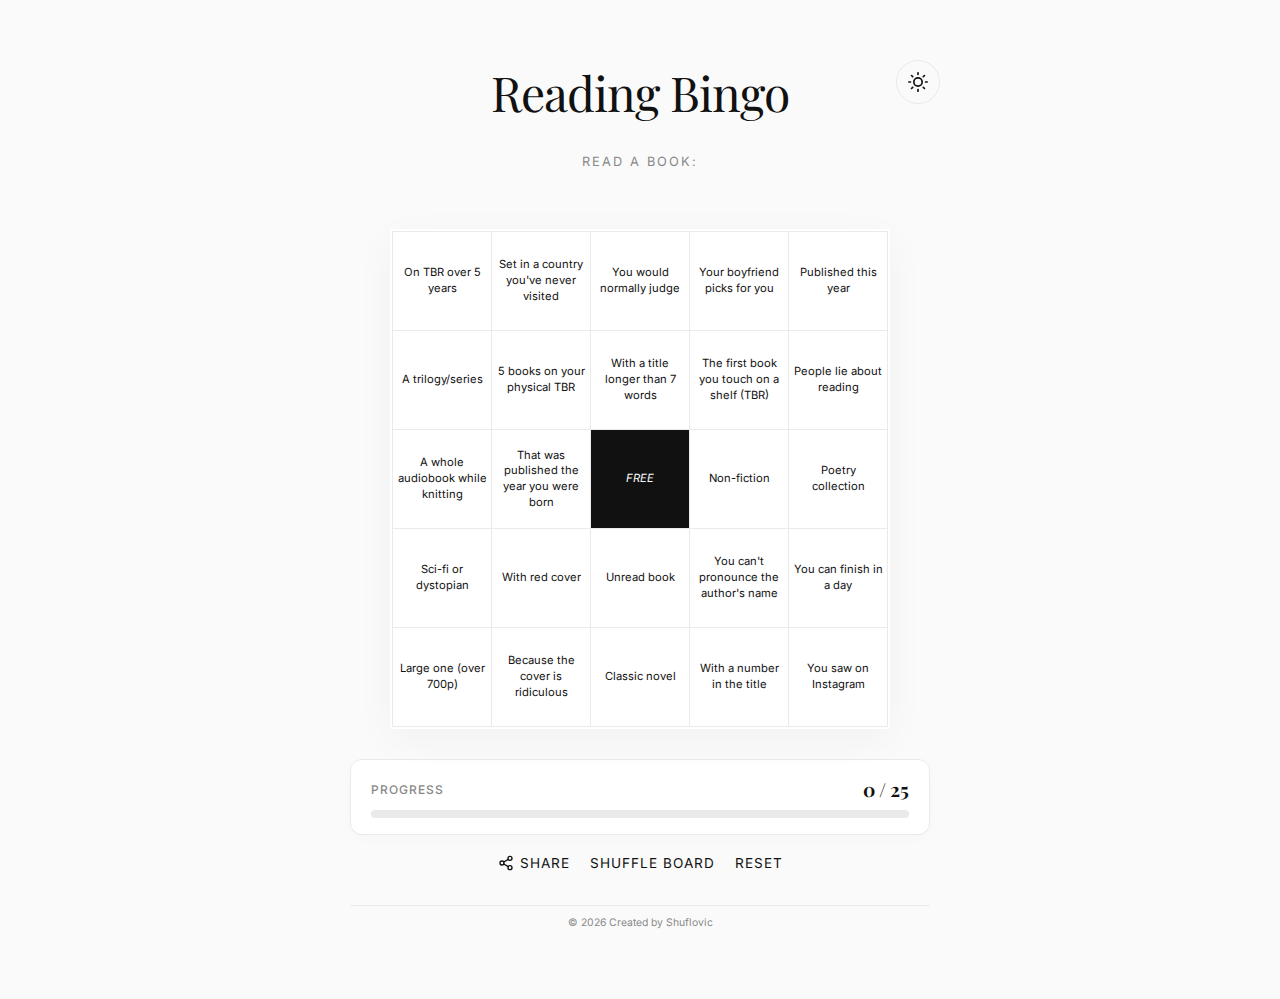
<file: index.html>
<!DOCTYPE html>
<html lang="en">
<head>
    <meta charset="UTF-8">
    <meta name="viewport" content="width=device-width, initial-scale=1.0">
    <title>Reading Bingo Challenge</title>
    <link rel="preconnect" href="https://fonts.googleapis.com">
    <link rel="preconnect" href="https://fonts.gstatic.com" crossorigin>
    <link href="https://fonts.googleapis.com/css2?family=Inter:wght@300;400;500&family=Playfair+Display:ital,wght@0,400;0,700;1,400&display=swap" rel="stylesheet">
    
    <style>
        /* --- CSS Variables & Theming --- */
        :root {
            /* Light Mode (Default) */
            --bg-color: #fafafa;
            --card-bg: #ffffff;
            --text-main: #111111;
            --text-muted: #888888;
            --border-color: #eaeaea;
            --accent-primary: #2c3e50;
            
            --shadow-soft: 0 10px 40px rgba(0,0,0,0.04);
            --shadow-float: 0 4px 12px rgba(0,0,0,0.02);
        }

        /* Dark Mode Override */
        body.dark-mode {
            --bg-color: #121212;
            --card-bg: #1e1e1e;
            --text-main: #e0e0e0;
            --text-muted: #a0a0a0;
            --border-color: #333333;
            --accent-primary: #ffffff;
            
            --shadow-soft: 0 10px 40px rgba(0,0,0,0.3);
            --shadow-float: 0 4px 12px rgba(0,0,0,0.2);
        }

        * {
            box-sizing: border-box;
            margin: 0;
            padding: 0;
        }

        #icon-moon {
            display: none;
        }

        body {
            font-family: 'Inter', sans-serif;
            background-color: var(--bg-color);
            color: var(--text-main);
            display: flex;
            flex-direction: column;
            min-height: 100vh;
            -webkit-font-smoothing: antialiased;
            transition: background-color 0.3s ease, color 0.3s ease;
        }

        .wrapper {
            flex: 1;
            display: flex;
            flex-direction: column;
            align-items: center;
            padding: 60px 20px;
            width: 100%;
            position: relative;
        }

        /* --- Header & Toggle --- */
        header {
            text-align: center;
            margin-bottom: 40px;
            max-width: 600px;
            width: 100%;
            position: relative; /* Context for toggle button */
        }

        h1 {
            font-family: 'Playfair Display', serif;
            font-size: 3rem;
            font-weight: 400;
            letter-spacing: -1px;
            margin-bottom: 10px;
            color: var(--text-main);
        }

        .subtitle {
            font-size: 0.8rem;
            letter-spacing: 2px;
            text-transform: uppercase;
            color: var(--text-muted);
            margin-bottom: 20px;
            display: block;
        }

        /* Toggle Button Styling */
        .theme-toggle {
            position: absolute;
            top: 0;
            right: 0;
            background: transparent;
            border: 1px solid var(--border-color);
            border-radius: 50%;
            width: 44px;
            height: 44px;
            display: flex;
            align-items: center;
            justify-content: center;
            cursor: pointer;
            color: var(--text-main);
            transition: all 0.3s ease;
        }

        .theme-toggle:hover {
            background-color: var(--card-bg);
            border-color: var(--text-muted);
            transform: rotate(15deg);
        }

        .theme-toggle svg {
            width: 20px;
            height: 20px;
            fill: none;
            stroke: currentColor;
            stroke-width: 2;
            stroke-linecap: round;
            stroke-linejoin: round;
        }

        /* --- The Art Card --- */
        .art-frame {
            width: 100%;
            max-width: 500px;
            background: var(--card-bg);
            padding: 2px;
            border-radius: 2px;
            box-shadow: var(--shadow-soft);
            position: relative;
            transition: background-color 0.3s ease;
        }

        .bingo-grid {
            display: grid;
            grid-template-columns: repeat(5, 1fr);
            grid-template-rows: repeat(5, 1fr);
            gap: 1px;
            background-color: var(--border-color);
            border: 1px solid var(--border-color);
            aspect-ratio: 1 / 1;
        }

        .bingo-cell {
            background-color: var(--card-bg);
            display: flex;
            align-items: center;
            justify-content: center;
            text-align: center;
            font-size: 0.7rem;
            padding: 10px 4px;
            cursor: pointer;
            transition: background-color 0.3s ease;
            position: relative;
            color: var(--text-main);
            line-height: 1.4;
            aspect-ratio: 1 / 1; /* Add this line */
            overflow: hidden; /* Add this to prevent text overflow */
        }

        .bingo-cell:hover {
            background-color: var(--bg-color); /* Slightly distinct from card bg */
        }

        /* Marked State */
        .bingo-cell.marked {
            background-color: var(--bg-color);
            position: relative;
            opacity: 0.6;
        }
        
        .bingo-cell.marked span {
            text-decoration: line-through;
            text-decoration-color: var(--text-muted);
        }
        
        .bingo-cell.marked::after {
            content: '';
            position: absolute;
            width: 6px;
            height: 6px;
            background-color: var(--text-main);
            border-radius: 50%;
            top: 8px;
            right: 8px;
        }

        .bingo-cell.free-space {
            background-color: var(--text-main); /* Inverted contrast */
            color: var(--bg-color);
            font-style: italic;
        }

        .bingo-cell.winner {
            background-color: var(--text-main);
            color: var(--bg-color);
            opacity: 1;
        }
        
        .bingo-cell.winner span {
            text-decoration: none;
        }

        /* --- Bottom Part --- */
        .bottom-bar {
            width: 100%;
            max-width: 600px;
            margin-top: 30px;
            padding: 0 10px 10px 10px;
        }

        .status-pill {
            display: flex;
            flex-direction: column;
            gap: 8px;
            padding: 16px 20px;
            background: var(--card-bg);
            border-radius: 12px;
            border: 1px solid var(--border-color);
            margin-bottom: 20px;
            box-shadow: var(--shadow-float);
            transition: transform 0.3s ease, background-color 0.3s ease;
        }
        
        .status-header {
            display: flex;
            justify-content: space-between;
            align-items: center;
        }
        
        .status-label {
            font-size: 0.75rem;
            text-transform: uppercase;
            letter-spacing: 1px;
            color: var(--text-muted);
            font-weight: 500;
        }

        .status-count {
            font-family: 'Playfair Display', serif;
            font-size: 1.2rem;
            font-weight: 700;
            color: var(--text-main);
        }
        
        .progress-bar-container {
            width: 100%;
            height: 8px;
            background: var(--border-color);
            border-radius: 4px;
            overflow: hidden;
        }
        
        .progress-bar-fill {
            height: 100%;
            background: var(--text-main);
            border-radius: 4px;
            transition: width 0.4s ease;
            width: 4%;
        }

        .controls {
            display: flex;
            justify-content: center;
            gap: 20px;
            margin-bottom: 30px;
            flex-wrap: wrap;
        }

        button.control-btn {
            background: transparent;
            border: none;
            cursor: pointer;
            font-family: 'Inter', sans-serif;
            font-size: 0.85rem;
            text-transform: uppercase;
            letter-spacing: 1px;
            color: var(--text-main);
            padding-bottom: 4px;
            position: relative;
            transition: color 0.3s ease;
        }

        button.control-btn::after {
            content: '';
            position: absolute;
            bottom: 0;
            left: 0;
            width: 100%;
            height: 1px;
            background-color: var(--text-main);
            transform: scaleX(0);
            transform-origin: right;
            transition: transform 0.3s ease;
        }

        button.control-btn:hover::after {
            transform: scaleX(1);
            transform-origin: left;
        }
        
        button.control-btn.share-btn {
            display: flex;
            align-items: center;
            gap: 6px;
        }
        
        button.control-btn.share-btn svg {
            width: 16px;
            height: 16px;
            stroke: currentColor;
            fill: none;
            stroke-width: 2;
            stroke-linecap: round;
            stroke-linejoin: round;
        }

        .site-footer {
            text-align: center;
            padding-top: 10px;
            border-top: 1px solid var(--border-color);
        }

        .site-footer p {
            color: var(--text-muted);
            font-size: 0.65rem;
        }

        .site-footer a:hover {
            color: var(--text-main);
        }

        @media (max-width: 600px) {
            .bottom-bar {
                position: sticky;
                bottom: 0;
                background: var(--bg-color);
                -webkit-backdrop-filter: blur();
                backdrop-filter: blur(10px);
                margin-top: auto;
                padding-top: 10px;
                border-top: 1px solid var(--border-color);
                z-index: 100;
            }
            h1 { font-size: 2.5rem; }
        }

        /* --- Toast --- */
        #toast {
            position: fixed;
            bottom: 40px;
            left: 50%;
            transform: translateX(-50%) translateY(20px);
            background-color: var(--text-main);
            color: var(--bg-color);
            padding: 10px 24px;
            border-radius: 4px;
            font-family: 'Inter', sans-serif;
            font-size: 0.9rem;
            opacity: 0;
            pointer-events: none;
            transition: opacity 0.4s ease, transform 0.4s ease;
            z-index: 200;
            letter-spacing: 0.5px;
        }

        #toast.show {
            opacity: 1;
            transform: translateX(-50%) translateY(0);
        }

        /* --- Canvas --- */
        #confetti-canvas {
            position: fixed;
            top: 0;
            left: 0;
            width: 100%;
            height: 100%;
            pointer-events: none;
            z-index: 999;
        }
    </style>
</head>
<body>

    <canvas id="confetti-canvas"></canvas>

    <div class="wrapper">
        <header>
            <h1>Reading Bingo</h1><br>
            <span class="subtitle">Read a Book:</span>
            
            <!-- Theme Toggle Button -->
            <button class="theme-toggle" onclick="toggleTheme()" aria-label="Toggle Dark Mode">
                <!-- Sun Icon (Default) -->
                <svg id="icon-sun" viewBox="0 0 24 24">
                    <circle cx="12" cy="12" r="5"></circle>
                    <line x1="12" y1="1" x2="12" y2="3"></line>
                    <line x1="12" y1="21" x2="12" y2="23"></line>
                    <line x1="4.22" y1="4.22" x2="5.64" y2="5.64"></line>
                    <line x1="18.36" y1="18.36" x2="19.78" y2="19.78"></line>
                    <line x1="1" y1="12" x2="3" y2="12"></line>
                    <line x1="21" y1="12" x2="23" y2="12"></line>
                    <line x1="4.22" y1="19.78" x2="5.64" y2="18.36"></line>
                    <line x1="18.36" y1="5.64" x2="19.78" y2="4.22"></line>
                </svg>
                <!-- Moon Icon (Hidden by default in CSS logic) -->
                <svg id="icon-moon" viewBox="0 0 24 24">
                    <path d="M21 12.79A9 9 0 1 1 11.21 3 7 7 0 0 0 21 12.79z"></path>
                </svg>
            </button>
        </header>

        <main class="art-frame">
            <div class="bingo-grid" id="bingo-grid">
                <!-- Grid generated by JS -->
            </div>
        </main>

        <div class="bottom-bar">
            <div class="status-pill">
                <div class="status-header">
                    <span class="status-label">Progress</span>
                    <span class="status-count" id="progress-count">1 / 25</span>
                </div>
                <div class="progress-bar-container">
                    <div class="progress-bar-fill" id="progress-bar"></div>
                </div>
            </div>

            <div class="controls">
                <button class="control-btn share-btn" onclick="shareProgress()">
                    <svg viewBox="0 0 24 24">
                        <circle cx="18" cy="5" r="3"></circle>
                        <circle cx="6" cy="12" r="3"></circle>
                        <circle cx="18" cy="19" r="3"></circle>
                        <line x1="8.59" y1="13.51" x2="15.42" y2="17.49"></line>
                        <line x1="15.41" y1="6.51" x2="8.59" y2="10.49"></line>
                    </svg>
                    Share
                </button>
                <button class="control-btn" onclick="shuffleBoard()">Shuffle Board</button>
                <button class="control-btn" onclick="resetBoard()">Reset</button>
            </div>

            <footer class="site-footer">
            <p>&copy; 2026 Created by Shuflovic</p>
            </footer>
        </div>
    </div>

    <div id="toast"></div>

<script>
// --- 1. Theme Logic ---
function toggleTheme() {
    const body = document.body;
    const sunIcon = document.getElementById('icon-sun');
    const moonIcon = document.getElementById('icon-moon');
    
    body.classList.toggle('dark-mode');
    
    const isDark = body.classList.contains('dark-mode');
    
    if (isDark) {
        sunIcon.style.display = 'none';
        moonIcon.style.display = 'block';
    } else {
        sunIcon.style.display = 'block';
        moonIcon.style.display = 'none';
    }

    localStorage.setItem('theme', isDark ? 'dark' : 'light');
}

function initTheme() {
    const savedTheme = localStorage.getItem('theme');
    const prefersDark = window.matchMedia && window.matchMedia('(prefers-color-scheme: dark)').matches;
    
    if (savedTheme === 'dark' || (!savedTheme && prefersDark)) {
        document.body.classList.add('dark-mode');
        document.getElementById('icon-sun').style.display = 'none';
        document.getElementById('icon-moon').style.display = 'block';
    } else {
        document.getElementById('icon-sun').style.display = 'block';
        document.getElementById('icon-moon').style.display = 'none';
    }
}

// --- 2. Game Data & Logic ---
const initialTasks = [
    "On TBR over 5 years",
    "Set in a country you've never visited",
    "You would normally judge",
    "Your boyfriend picks for you",
    "Published this year",
    "A trilogy/series",
    "5 books on your physical TBR",
    "With a title longer than 7 words",
    "The first book you touch on a shelf (TBR)",
    "People lie about reading",
    "A whole audiobook while knitting",
    "That was published the year you were born",
    "FREE",
    "Non-fiction",
    "Poetry collection",
    "Sci-fi or dystopian",
    "With red cover",
    "Unread book",
    "You can't pronounce the author's name",
    "You can finish in a day",
    "Large one (over 700p)",
    "Because the cover is ridiculous",
    "Classic novel",
    "With a number in the title",
    "You saw on Instagram"
];

let currentTasks = [];
let markedState = new Array(25).fill(false);
let previousBingoCount = 0;

const winPatterns = [
    [0, 1, 2, 3, 4], [5, 6, 7, 8, 9], [10, 11, 12, 13, 14], [15, 16, 17, 18, 19], [20, 21, 22, 23, 24],
    [0, 5, 10, 15, 20], [1, 6, 11, 16, 21], [2, 7, 12, 17, 22], [3, 8, 13, 18, 23], [4, 9, 14, 19, 24],
    [0, 6, 12, 18, 24], [4, 8, 12, 16, 20]
];

const gridElement = document.getElementById('bingo-grid');
const progressElement = document.getElementById('progress-count');
const progressBarElement = document.getElementById('progress-bar');
const toastElement = document.getElementById('toast');

function saveProgress() {
    const data = {
        version: 1,
        tasks: currentTasks,
        marked: markedState,
        bingoCount: previousBingoCount
    };
    localStorage.setItem('readingBingo2026', JSON.stringify(data));
}

function loadProgress() {
    const saved = localStorage.getItem('readingBingo2026');
    if (!saved) return false;

    try {
        const data = JSON.parse(saved);
        // Basic version check / compatibility
        if (data.version !== 1) return false;

        currentTasks = Array.isArray(data.tasks) && data.tasks.length === 25 
            ? data.tasks 
            : [...initialTasks];
        
        markedState = Array.isArray(data.marked) && data.marked.length === 25 
            ? data.marked 
            : new Array(25).fill(false);
        
        previousBingoCount = typeof data.bingoCount === 'number' 
            ? data.bingoCount 
            : 0;

        // Enforce free space
        currentTasks[12] = "FREE";

        return true;
    } catch (err) {
        console.warn("Could not load saved bingo state:", err);
        return false;
    }
}

function init() {
    initTheme();

    const hasSavedState = loadProgress();
    if (!hasSavedState) {
        currentTasks = [...initialTasks];
        markedState = new Array(25).fill(false);
        previousBingoCount = 0;
        currentTasks[12] = "FREE"; // just in case
    }

    renderGrid();
    updateProgress();
    checkWin(); // restores highlights + confetti logic state
}

function renderGrid() {
    gridElement.innerHTML = ''; 
    currentTasks.forEach((task, index) => {
        const cell = document.createElement('div');
        cell.className = 'bingo-cell';
        if (markedState[index]) cell.classList.add('marked');
        if (task === "FREE") cell.classList.add('free-space');

        const span = document.createElement('span');
        span.textContent = task;
        cell.appendChild(span);

        cell.onclick = () => toggleMark(index);
        cell.setAttribute('role', 'button');
        cell.setAttribute('aria-pressed', markedState[index]);
        gridElement.appendChild(cell);
    });
}

function toggleMark(index) {
    markedState[index] = !markedState[index];
    const cells = gridElement.children;
    cells[index].classList.toggle('marked');
    cells[index].setAttribute('aria-pressed', markedState[index]);
    updateProgress();
    checkWin();
    saveProgress();
}

function updateProgress() {
    const count = markedState.filter(Boolean).length;
    const percentage = (count / 25) * 100;
    progressElement.textContent = `${count} / 25`;
    progressBarElement.style.width = `${percentage}%`;
}

function checkWin() {
    const cells = gridElement.children;
    let currentBingoCount = 0;
    
    Array.from(cells).forEach(c => c.classList.remove('winner'));

    for (const pattern of winPatterns) {
        if (pattern.every(index => markedState[index])) {
            currentBingoCount++;
            pattern.forEach(index => cells[index].classList.add('winner'));
        }
    }

    if (currentBingoCount > previousBingoCount) {
        const newBingos = currentBingoCount - previousBingoCount;
        showToast(newBingos === 1 ? "Bingo Completed!" : `${newBingos} New Bingos!`);
        fireConfetti();
        previousBingoCount = currentBingoCount;
        saveProgress();
    } else if (currentBingoCount < previousBingoCount) {
        previousBingoCount = currentBingoCount;
        saveProgress();
    }
}

function shuffleBoard() {
    if (!confirm('Shuffle the board? Your progress will be kept (checked boxes move with tasks).')) {
        return;
    }
    
    const markedTasks = currentTasks.filter((task, i) => 
        markedState[i] && task !== 'FREE'
    );
    
    const freeTask = "FREE";
    const otherTasks = initialTasks.filter(t => t !== freeTask);
    
    // Fisher-Yates shuffle
    for (let i = otherTasks.length - 1; i > 0; i--) {
        const j = Math.floor(Math.random() * (i + 1));
        [otherTasks[i], otherTasks[j]] = [otherTasks[j], otherTasks[i]];
    }
    
    const newTasks = [
        ...otherTasks.slice(0, 12),
        freeTask,
        ...otherTasks.slice(12)
    ];
    
    currentTasks = newTasks;
    
    // Re-apply marks based on task content
    markedState = new Array(25).fill(false);
    currentTasks.forEach((task, index) => {
        if (markedTasks.includes(task)) {
            markedState[index] = true;
        }
    });
    
    // Recalculate bingo count after shuffle
    let newBingoCount = 0;
    for (const pattern of winPatterns) {
        if (pattern.every(idx => markedState[idx])) {
            newBingoCount++;
        }
    }
    previousBingoCount = newBingoCount;
    
    renderGrid();
    updateProgress();
    checkWin();
    saveProgress();
    showToast("Board Curated");
}

function resetBoard() {
    if (!confirm('Reset all progress? This cannot be undone.')) {
        return;
    }
    
    markedState = new Array(25).fill(false);
    previousBingoCount = 0;
    currentTasks = [...initialTasks];
    currentTasks[12] = "FREE";
    
    renderGrid();
    updateProgress();
    checkWin();
    localStorage.removeItem('readingBingo2026');
    showToast("Board Reset");
}

function showToast(message) {
    toastElement.textContent = message;
    toastElement.className = "show";
    setTimeout(() => {
        toastElement.className = toastElement.className.replace("show", "");
    }, 3000);
}

// --- Share Progress Function ---
function shareProgress() {
    const completed = currentTasks.filter((task, index) => 
        markedState[index] && task !== 'FREE'
    );
    
    let bingoCount = 0;
    for (const pattern of winPatterns) {
        if (pattern.every(index => markedState[index])) {
            bingoCount++;
        }
    }
    
    let message = `📚 READING BINGO 2026 📚\n\n`;
    message += `Progress: ${markedState.filter(Boolean).length}/25 books archived\n`;
    message += `Bingo Lines: ${bingoCount}\n\n`;
    
    if (completed.length > 0) {
        message += `Completed Tasks:\n`;
        completed.forEach(task => {
            message += `◆ ${task}\n`;
        });
    }
        
    message += `\nshuflovic.github.io/bingo-reading-cart`;
    
    if (navigator.share) {
        navigator.share({
            title: 'Reading Bingo 2026 Progress',
            text: message
        }).catch(() => {
            copyToClipboard(message);
        });
    } else {
        copyToClipboard(message);
    }
}

function copyToClipboard(text) {
    if (navigator.clipboard && navigator.clipboard.writeText) {
        navigator.clipboard.writeText(text).then(() => {
            showToast("Progress copied to clipboard!");
        }).catch(() => {
            fallbackCopy(text);
        });
    } else {
        fallbackCopy(text);
    }
}

function fallbackCopy(text) {
    const textarea = document.createElement('textarea');
    textarea.value = text;
    textarea.style.position = 'fixed';
    textarea.style.opacity = '0';
    document.body.appendChild(textarea);
    textarea.select();
    try {
        document.execCommand('copy');
        showToast("Progress copied to clipboard!");
    } catch (err) {
        showToast("Could not copy progress");
    }
    document.body.removeChild(textarea);
}

// --- 3. Confetti Engine ---
const canvas = document.getElementById("confetti-canvas");
const ctx = canvas.getContext("2d");
let particles = [];

function resizeCanvas() {
    canvas.width = window.innerWidth;
    canvas.height = window.innerHeight;
}
window.addEventListener('resize', resizeCanvas);
resizeCanvas();

function fireConfetti() {
    particles = [];
    const colors = ['#2c3e50', '#e74c3c', '#f1c40f', '#2ecc71', '#ffffff'];
    for (let i = 0; i < 100; i++) {
        particles.push({
            x: window.innerWidth / 2,
            y: window.innerHeight / 2,
            w: Math.random() * 6 + 4,
            h: Math.random() * 10 + 6,
            vx: (Math.random() - 0.5) * 20,
            vy: (Math.random() - 0.5) * 20,
            color: colors[Math.floor(Math.random() * colors.length)],
            life: 120
        });
    }
    requestAnimationFrame(updateConfetti);
}

function updateConfetti() {
    ctx.clearRect(0, 0, canvas.width, canvas.height);
    particles.forEach((p, index) => {
        p.x += p.vx;
        p.y += p.vy;
        p.vy += 0.4;
        p.life--;
        ctx.fillStyle = p.color;
        ctx.fillRect(p.x, p.y, p.w, p.h);
        if (p.life <= 0) particles.splice(index, 1);
    });
    if (particles.length > 0) requestAnimationFrame(updateConfetti);
}

// Start the app
init();
</script>
</body>
</html>
</file>
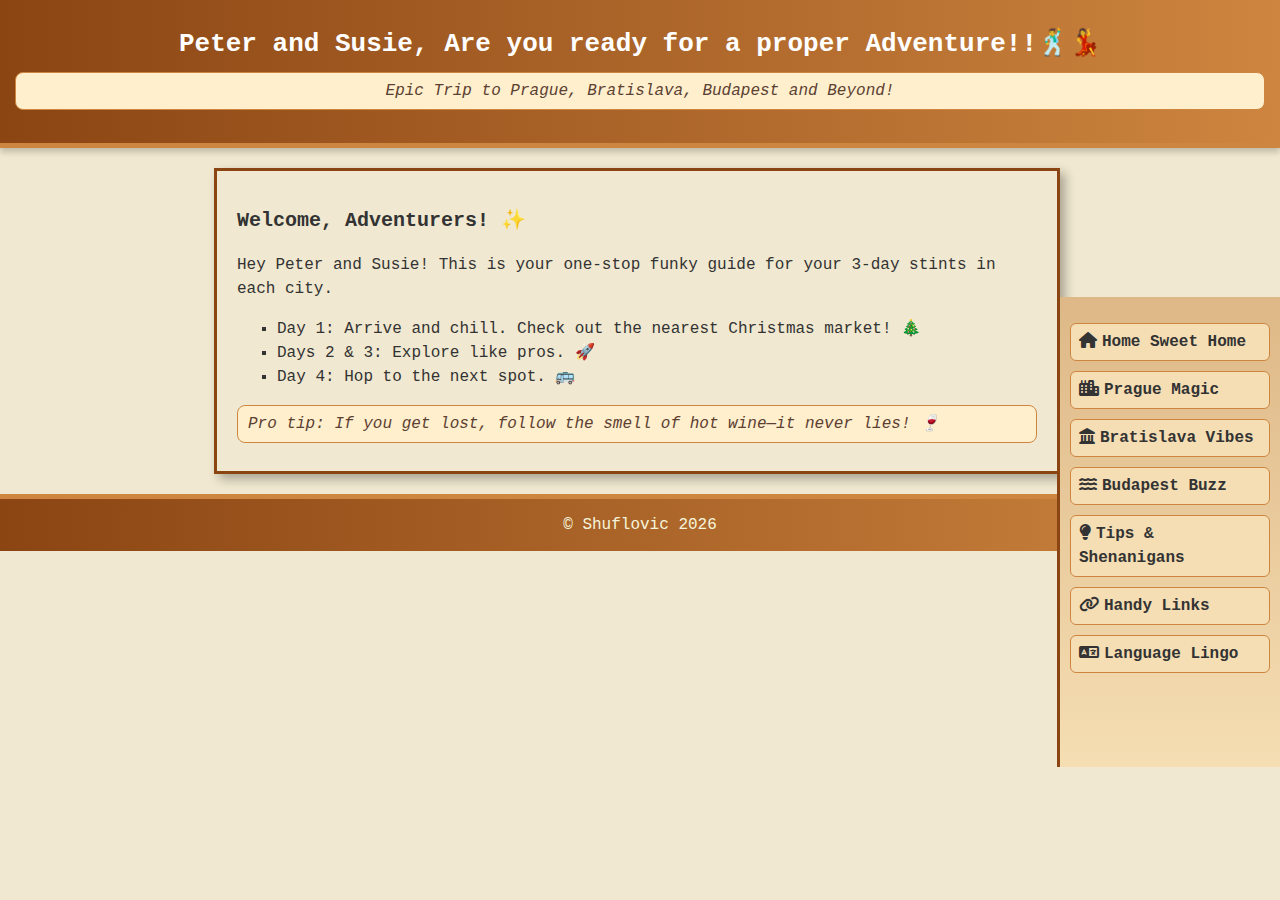
<file: index1.html>
<!DOCTYPE html>
<html lang="en">
<head>
    <meta charset="UTF-8">
    <meta name="viewport" content="width=device-width, initial-scale=1.0">
    <title>Peter & Susie's Adventure! 🚀</title>
    <link rel="stylesheet" href="styles.css">
    <link rel="stylesheet" href="https://cdnjs.cloudflare.com/ajax/libs/font-awesome/6.4.2/css/all.min.css">

<link rel="icon" type="image/png" href="favicon.png">

</head>
<body>
    <header>
        <h1>Peter and Susie, Are you ready for a proper Adventure!!🕺💃 </h1>
        <p class="funny">Epic Trip to Prague, Bratislava, Budapest and Beyond!</p>
    </header>
    
    <nav id="navigation">
        <!-- <p><a href="#home" class="back">⬅ Back to Menu</a></p>  -->
<ul>
    <li><a href="#" data-section="home"><i class="fas fa-home"></i>Home Sweet Home</a></li>
    <li><a href="#" data-section="prague"><i class="fas fa-city"></i>Prague Magic</a></li>
    <li><a href="#" data-section="bratislava"><i class="fas fa-landmark"></i>Bratislava Vibes</a></li>
    <li><a href="#" data-section="budapest"><i class="fas fa-water"></i>Budapest Buzz</a></li>
    <li><a href="#" data-section="tips"><i class="fas fa-lightbulb"></i>Tips & Shenanigans</a></li>
    <li><a href="#" data-section="links"><i class="fas fa-link"></i>Handy Links</a></li>
    <li><a href="#" data-section="language"><i class="fas fa-language"></i>Language Lingo</a></li>
</ul>

    </nav>
    
    <main id="content">
    <section id="home" class="active">
        <h2>Welcome, Adventurers!</h2>
        <p>Hey Peter and Susie! This is your one-stop funky guide for your 3-day stints in each city.</p>
        <ul>
            <li>Day 1: Arrive and chill. Check out the nearest Christmas market! 🎄</li>
            <li>Days 2 & 3: Explore like pros. 🚀</li>
            <li>Day 4: Hop to the next spot. 🚌</li>
        </ul>
        <p class="funny">Pro tip: If you get lost, follow the smell of hot wine—it never lies! 🍷</p>
    </section>
        
        <section id="prague">
        <h2>Prague: City of a Hundred Spires 🏰</h2>
        <h3>Food to Try:</h3>
        <ul>
            <li><strong>Utopenec</strong> (pickled sausage – weird but awesome!)</li>
            <li><strong>Vepřo-knedlo-zelo</strong> – pork, dumplings, cabbage (classic comfort)</li>
            <li><strong>Nakládaný hermelín</strong> (marinated cheese – cheesy heaven!)</li>
        </ul>
        <h3>Drinks to Sip:</h3>
        <ul>
            <li><i class="fas fa-wine-glass"></i>Hot wine (perfect for chilly evenings)</li>
            <li>Becherovka (herbal liqueur – warms you up!)</li>
            <li>Pro tip - magicke oko (absolute retro old school)</li>
            
        </ul>
        <h3>Places to Visit:</h3>
        <p>Historic streets, cafes, and the Astronomical Clock. Wander and get lost—it’s part of the fun!</p>
        <p class="funny">Watch out for Orloj – it might steal your time! ⏰</p>
        <h3>Christmas Market Focus:</h3>
        <p>Old Town Square: Huge tree, stalls with ornaments, and grilled sausages. Magical vibes all around! 🎅</p>
    </section>
        
        <section id="bratislava">
            <h2>Bratislava: Central Europe's Hidden Gem</h2>
            <h3>Food to Try:</h3>
            <ul>
                <li><strong>Bryndzové halušky</strong> potato dumplings with sheep cheese – national treasure! only one place i can reccommend here - Bratislava Flag Ship Restaurant <a href="https://maps.app.goo.gl/CWDToCwTVnzuuqij7" target="_blank">📍</a> </li>
                <li><strong>Skalicky trdelnik</strong> (or any kind of trdelnik) - chimney cake</li>
                <li><strong>Harula</strong> - potato pancake</li>
                <li><strong>Shishky</strong> - place trhovisko zilinska (there used to be a portable car which were selling them,..)</li>
            </ul>
            <p>all of these could be found on christmas markets</p>
            <h3>Drinks to Sip:</h3>
            <ul>
                <li><i class="fas fa-beer"></i>Stupavar beer - brewery from nearby town Stupava</li>
                <li>Hot wine - keeps the holiday spirit flowing - just follow guys with local language to one of many places which serve hot mullet wine</li>
            </ul>
            <h3>Places to Visit:</h3>
            <ul>
                <li><strong>Zlatý Bažant</strong> - brewery / pub / restaurant - all in one in Kamenne Namestie
            <br>
nakladany encian 6 eur and grilovana klobasa 7 eur is your choice,.. and a glass of beer of course,..Cheers!
            <br>(this is perfect place for lunch as well)<a href="https://uzlatehobazanta.sk/" target="_blank"> U zlateho bazanta</a></li>
                <li><strong>Lacinka</strong> - super popular place,.. no joke,.. highly reccomended,.. plenty of options, sweet or saulty,.. do not be afraid to experiment,.. just choose random vege/meat version, for a map click here <a href="https://maps.app.goo.gl/u6pZB5F6h3Hc9Cqd7" target="_blank">📍</a></li>
                <li><strong>Suvlaki</strong> - our favorite place!!<br>
PITA GYROS CHIRINOS - BRAVČOVÝ - 4.50€ or PITA SO SYROM FETA – 4.90€ is your choice,.. if you want to treet yourself, order additional olives, you deserve it ! i do not need to mention that small bottle of wine is a must :) <a href="https://bistrosuvlaki.sk/" target="_blank">bistrosuvlaki.sk</a> or click here <a href="https://maps.app.goo.gl/BK9xx3n7RgSdPfjXA" target="_blank">📍</a></li>
                <li><strong>Slovak National Radio Building</strong> (architectural oddity – looks like an upside-down pyramid!) <a href="https://en.wikipedia.org/wiki/Slovak_Radio_Building" target="_blank">national radio</a></li>
             
                <li><strong>trip to devin castle</strong></li>
                take a bus 29 from "Malá scéna" (24 minutes, 22 stops),.. entry to castle is around 6 eur, might be discount for people older than 65
                <li><strong>museum of transport</strong> - vintage cars, motorbikes and more, check pictures first,.. <a href="https://maps.app.goo.gl/Lc7f2RtnKtPRd1KV8" target="_blank">📍</a></li>
                
            </ul>
            <h3>Christmas Market Focus:</h3>
            <p>Main Square market: Wooden huts, handmade crafts, lokše pancakes, and mulled wine. Cozy and less crowded than others! ❄️</p>
            <p class="funny">If the radio building talks back, you've had too much Becherovka! 📻</p>
        </section>
        
        <section id="budapest">
            <h2>Budapest: The Pearl of the Danube</h2>
            <h3>Food to Try:</h3>
            <p>Local specialties – maybe goulash or chimney cake? (Add more later!)</p>
            <h3>Drinks to Sip:</h3>
            <ul>
                <li>Hot wine (universal holiday warmer)</li>
                <li>Local beers or pálinka if you're brave!</li>
            </ul>
            <h3>Places to Visit:</h3>
            <ul>
                <li><strong>Szimpla</strong> (ruin bar – quirky and fun!)</li>
                <li><strong>Michael Jackson Tree</strong> (a tree dedicated to MJ? Dance around it!)</li>
            </ul>
            <h3>Christmas Market Focus:</h3>
            <p>Vörösmarty Square: Giant advent wreath, artisan gifts, kürtőskalács, and lights everywhere. Don't miss the basilica market too! 🌟</p>
            <p class="funny">If you see MJ moonwalking by the tree, it's time for bed! 🌳🕺</p>
        </section>
        
        <section id="tips">
            <h2>Tips & Advice: Don't Get Lost in Translation!</h2>
            <ul>
                <li>Wear comfy shoes – cobblestones are sneaky.</li>
                <li>Learn "thank you": Děkuji (Prague), Ďakujem (Bratislava), Köszönöm (Budapest).</li>
                <li>Christmas markets = crowds + pickpockets – keep wallets close!</li>
                <li>Hydrate with water, not just hot wine. 😉</li>
                <li>(Add more wisdom here later!)</li>
            </ul>
            <p class="funny">Remember: Getting lost is just unplanned adventure! 🗺️</p>
        </section>

 <section id="language">
            <h2>Language Lingo: Talk Like a Local!</h2>
            <p>Here are 15 handy phrases for each country to charm the locals. Say it with confidence, Peter and Susie!</p>

       <p class="funny">Practice these, or just smile and point – locals love a good effort! 😜</p>
            
            <h3>Czech Republic (Prague)</h3>
            <table>
                <tr><th>English</th><th>Czech</th><th>How to Say</th></tr>
                <tr><td>Hello</td><td>Dobrý den</td><td>DOH-bree den</td></tr>
                <tr><td>Thank you</td><td>Děkuji</td><td>DYEH-koo-yee</td></tr>
                <tr><td>Please</td><td>Prosím</td><td>PROH-seem</td></tr>
                <tr><td>Glass of wine</td><td>Sklenka vína</td><td>SKLEN-ka VEE-na</td></tr>
                <tr><td>One beer</td><td>Jedno pivo</td><td>YED-no PEE-vo</td></tr>
                <tr><td>Sorry</td><td>Promiňte</td><td>PROH-min-yte</td></tr>
                <tr><td>Good morning</td><td>Dobré ráno</td><td>DOH-breh RAH-no</td></tr>
                <tr><td>Good night</td><td>Dobrou noc</td><td>DOH-broh NOTS</td></tr>
                <tr><td>Where is...?</td><td>Kde je...?</td><td>KDEH yeh...?</td></tr>
                <tr><td>How much?</td><td>Kolik?</td><td>KOH-lik?</td></tr>
                <tr><td>Cheers!</td><td>Na zdraví!</td><td>NA ZDRAH-vee!</td></tr>
                <tr><td>Excuse me</td><td>Promiňte</td><td>PROH-min-yte</td></tr>
                <tr><td>I don’t understand</td><td>Nerozumím</td><td>NEH-roh-zoo-meem</td></tr>
                <tr><td>Can you help?</td><td>Můžete pomoci?</td><td>MOO-zhe-teh POH-motsi?</td></tr>
                <tr><td>Merry Christmas</td><td>Veselé Vánoce</td><td>VEH-seh-leh VAA-no-tseh</td></tr>
            </table><hr>
 <h3>Slovakia (Bratislava)</h3>
            <table>
                <tr><th>English</th><th>Slovak</th><th>How to Say</th></tr>
                <tr><td>Hello</td><td>Dobrý deň</td><td>DOH-bree DEN</td></tr>
                <tr><td>Thank you</td><td>Ďakujem</td><td>DYA-koo-yem</td></tr>
                <tr><td>Please</td><td>Prosím</td><td>PROH-seem</td></tr>
                <tr><td>Glass of wine</td><td>Pohár vína</td><td>POH-har VEE-na</td></tr>
                <tr><td>One beer</td><td>Jedno pivo</td><td>YED-no PEE-vo</td></tr>
                <tr><td>Sorry</td><td>Prepáčte</td><td>PREH-pach-teh</td></tr>
                <tr><td>Good morning</td><td>Dobré ráno</td><td>DOH-breh RAH-no</td></tr>
                <tr><td>Good night</td><td>Dobrú noc</td><td>DOH-broo NOTS</td></tr>
                <tr><td>Where is...?</td><td>Kde je...?</td><td>KDEH yeh...?</td></tr>
                <tr><td>How much?</td><td>Koľko?</td><td>KOHL-ko?</td></tr>
                <tr><td>Cheers!</td><td>Na zdravie!</td><td>NA ZDRAH-vyeh!</td></tr>
                <tr><td>Excuse me</td><td>Prepáčte</td><td>PREH-pach-teh</td></tr>
                <tr><td>I don’t understand</td><td>Nerozumiem</td><td>NEH-roh-zoo-myem</td></tr>
                <tr><td>Can you help?</td><td>Môžete pomôcť?</td><td>MO-zhe-teh POH-mots?</td></tr>
                <tr><td>Merry Christmas</td><td>Veselé Vianoce</td><td>VEH-seh-leh VEE-ah-no-tseh</td></tr>
            </table>
<hr>
            <h3>Hungary (Budapest)</h3>
            <table>
                <tr><th>English</th><th>Hungarian</th><th>How to Say</th></tr>
                <tr><td>Hello</td><td>Sziasztok</td><td>SEE-yas-tok</td></tr>
                <tr><td>Thank you</td><td>Köszönöm</td><td>KUR-sur-nurm</td></tr>
                <tr><td>Please</td><td>Kérem</td><td>KAY-rem</td></tr>
                <tr><td>Glass of wine</td><td>Egy pohár bor</td><td>ED-y poh-HAR bore</td></tr>
                <tr><td>One beer</td><td>Egy sör</td><td>ED-y SHUR</td></tr>
                <tr><td>Sorry</td><td>Bocsánat</td><td>BOH-chah-nat</td></tr>
                <tr><td>Good morning</td><td>Jó reggelt</td><td>YO REG-gelt</td></tr>
                <tr><td>Good night</td><td>Jó éjszakát</td><td>YO AY-sah-kat</td></tr>
                <tr><td>Where is...?</td><td>Hol van...?</td><td>HOL van...?</td></tr>
                <tr><td>How much?</td><td>Mennyi?</td><td>MEN-yee?</td></tr>
                <tr><td>Cheers!</td><td>Egészségedre!</td><td>EH-gays-shay-geh-dreh!</td></tr>
                <tr><td>Excuse me</td><td>Elnézést</td><td>EL-nay-zesht</td></tr>
                <tr><td>I don’t understand</td><td>Nem értem</td><td>NEM AYRT-em</td></tr>
                <tr><td>Can you help?</td><td>Tudsz segíteni?</td><td>TOODZ SHEH-gee-teh-ni?</td></tr>
                <tr><td>Merry Christmas</td><td>Boldog Karácsonyt</td><td>BOL-dog KAR-ach-ony-t</td></tr>
            </table>
       </section>
        
        <section id="links">
            <h2>Recommended Links: Your Digital Lifelines</h2>
            <ul>
                <li><a href="https://www.youtube.com/watch?v=6QTieSQeNvE" target="_blank">pelisky - movie</a> - Must see before a visit - czechoslovak master piece, legendary, extraordinary, funny and sad,.. with christmas atmosphere. </li>
                <li><a href="https://cp.sk/en/vlakbusmhd/spojenie/" target="_blank">cp.sk</a> - local buses and trains mostly in slovakia,.. you can find here connection from Prague to Bratislava or Bratislava to Budapest</li>
                <li><a href="https://mapy.cz" target="_blank">mapy.cz</a> - we use this free app all the time,.. download just one country, easy to plan walks, hikes etc. few links on this website will direct you this app</li>
                <li><a href="https://mpba.sk/en/" target="_blank">mp.ba</a> - guide for real travellers,.. hidden gems of Bratislava!</li>
            </ul>
            <p class="funny">Click these, might be helpfull! 🦕</p>
        </section>
    </main>
    
<footer id="footer">
    &copy; Shuflovic <span id="year"></span>
</footer>

    <script src="script.js"></script>
</body>
</html>
</file>
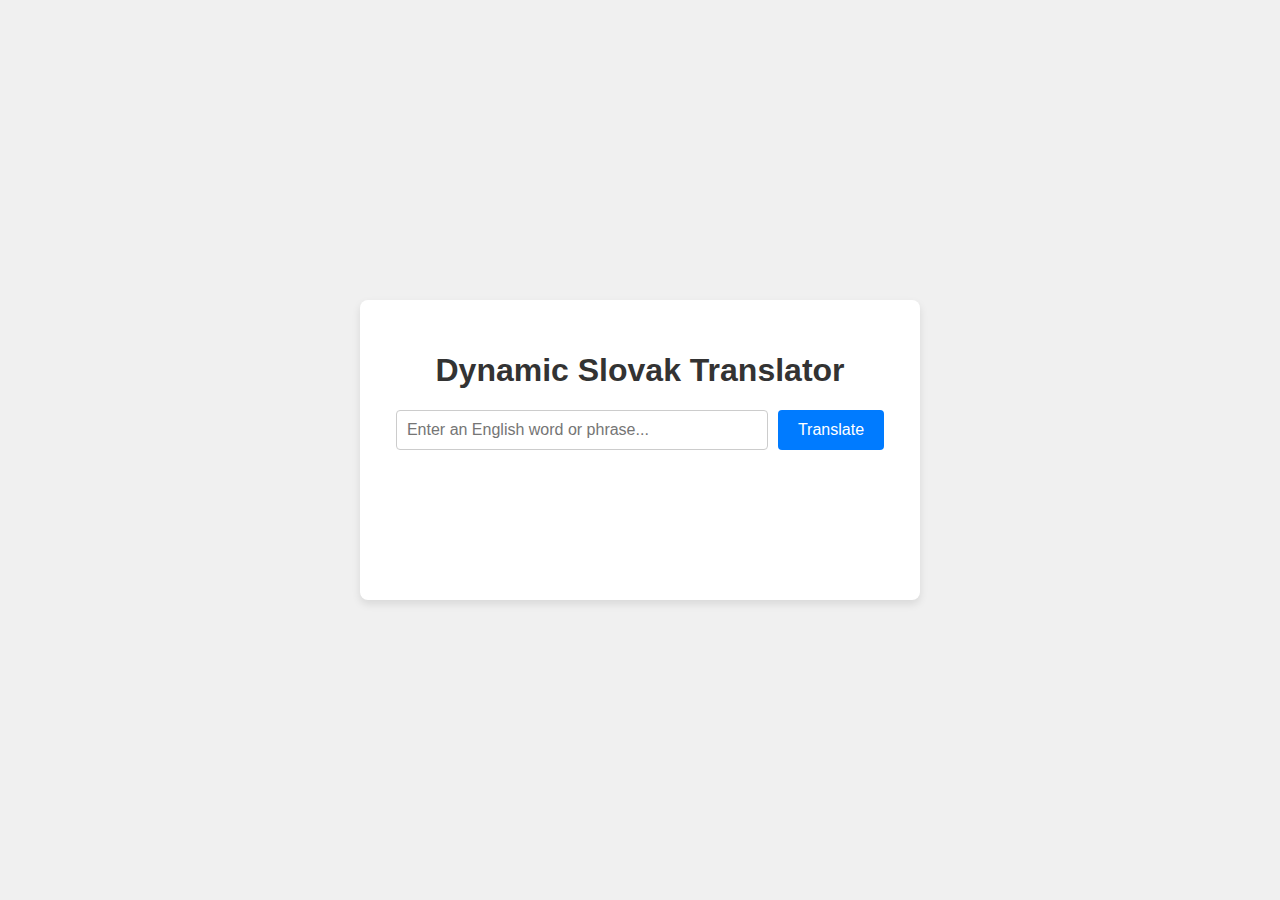
<file: translate.html>
<!DOCTYPE html>
<html lang="en">
<head>
    <meta charset="UTF-8">
    <meta name="viewport" content="width=device-width, initial-scale=1.0">
    <title>Slovak Translator</title>
    <link rel="stylesheet" href="style.css">
</head>
  <style>
    body {
    font-family: Arial, sans-serif;
    background-color: #f0f0f0;
    display: flex;
    justify-content: center;
    align-items: center;
    height: 100vh;
    margin: 0;
}

.container {
    background-color: white;
    padding: 30px;
    border-radius: 8px;
    box-shadow: 0 4px 8px rgba(0, 0, 0, 0.1);
    width: 90%;
    max-width: 500px;
    text-align: center;
}

h1 {
    color: #333;
}

.search-box {
    display: flex;
    justify-content: center;
    margin-bottom: 20px;
}

#englishInput {
    padding: 10px;
    font-size: 16px;
    border: 1px solid #ccc;
    border-radius: 4px;
    width: 70%;
    margin-right: 10px;
}

#translateButton {
    padding: 10px 20px;
    font-size: 16px;
    border: none;
    background-color: #007bff;
    color: white;
    border-radius: 4px;
    cursor: pointer;
}

#translateButton:hover {
    background-color: #0056b3;
}

#results {
    margin-top: 20px;
    text-align: left;
    min-height: 100px; /* Gives some space for results */
}

#results h3 {
    color: #555;
    margin-bottom: 10px;
}

#results p {
    margin: 5px 0;
    line-height: 1.6;
}
  </style>
<body>

    <div class="container">
        <h1>Dynamic Slovak Translator</h1>
        <div class="search-box">
            <input type="text" id="englishInput" placeholder="Enter an English word or phrase...">
            <button id="translateButton">Translate</button>
        </div>
        
        <div id="results">
            </div>
    </div>

    <script>
      
    document.addEventListener('DOMContentLoaded', () => {

    const inputField = document.getElementById('englishInput');
    const translateButton = document.getElementById('translateButton');
    const resultsDiv = document.getElementById('results');

    // **IMPORTANT:** Replace these with your actual API details
    const API_KEY = ''; 
    const API_URL = 'https://api.example.com/translate'; // This URL is just an example

    async function performTranslation() {
        const textToTranslate = inputField.value.trim();
        
        if (textToTranslate === '') {
            resultsDiv.innerHTML = '<p>Please enter text to translate.</p>';
            return;
        }

        resultsDiv.innerHTML = '<p>Translating...</p>';

        try {
            // Construct the request URL with query parameters
            const response = await fetch(`${API_URL}?key=${API_KEY}&q=${encodeURIComponent(textToTranslate)}&source=en&target=sk`);

            if (!response.ok) {
                throw new Error(`HTTP error! status: ${response.status}`);
            }

            const data = await response.json();
            
            // Assuming the API response structure is like this:
            // { "data": { "translations": [{ "translatedText": "Translated text", "pronunciation": "Pronunciation guide" }] } }
            const translationData = data.data.translations[0];
            const translatedText = translationData.translatedText;
            const pronunciationGuide = translationData.pronunciation || 'Pronunciation not available.';

            const resultHTML = `
                <h3>Translation Result</h3>
                <p><strong>English:</strong> ${textToTranslate}</p>
                <p><strong>Slovak:</strong> ${translatedText}</p>
                <p><strong>Pronunciation:</strong> ${pronunciationGuide}</p>
            `;
            
            resultsDiv.innerHTML = resultHTML;

        } catch (error) {
            console.error('Translation failed:', error);
            resultsDiv.innerHTML = `<p>Error: Translation could not be completed. Please check the console for details.</p>`;
        }
    }

    translateButton.addEventListener('click', performTranslation);
    inputField.addEventListener('keypress', (e) => {
        if (e.key === 'Enter') {
            performTranslation();
        }
    });

});
    </script>
</body>
</html>
</file>
<file: styles.css>
body {
    font-family: 'Courier New', Courier, monospace;
    background-color: #f0e8d0; /* Old paper yellow */
    color: #333;
    margin: 0;
    padding: 0;
    line-height: 1.5;
}
a {
    text-decoration: none;
}
a.back {
  display: inline-block;
  margin-top: 15px;
  padding: 6px 12px;
  background-color: #cd853f;
  color: white;
  text-decoration: none;
  border-radius: 4px;
  font-weight: bold;
}

a.back:hover {
  background-color: #8b4513;
}


html { 
    scroll-behavior: smooth; 
}

header {
    background: linear-gradient(90deg, #8b4513, #cd853f); /* fun retro gradient */
    color: white;
    text-align: center;
    padding: 25px 15px;
    border-bottom: 5px solid #cd853f;
    box-shadow: 0 4px 6px rgba(0,0,0,0.2);
}

h1 {
    font-size: 26px;
    margin: 0;
}

h2, h3 {
    font-size: 20px;
    margin-top: 15px;
}

h2::after {
    content: " ✨";
}

/* -----------------------------
   Navigation
----------------------------- */
#navigation {
    position: fixed;
    right: 0;
    top: 33%;
    width: 200px;
    background: linear-gradient(180deg, #deb887, #f5deb3); /* light retro beige-brown */
    padding: 10px;
    border-left: 3px solid #8b4513;
    height: 50%;
    overflow-y: auto;
}


#navigation ul {
    list-style-type: none;
    padding: 0;
}

#navigation li {
    margin-bottom: 10px;
}

#navigation a {
    text-decoration: none;
    color: #333;
    font-weight: bold;
    display: block;
    padding: 6px 8px;
    background-color: #f5deb3;
    border: 1px solid #cd853f;
    border-radius: 6px;
    transition: transform 0.2s, background-color 0.2s, color 0.2s;
}

#navigation a:hover {
    background-color: #cd853f;
    color: white;
    transform: scale(1.05);
}

/* -----------------------------
   Content Area
----------------------------- */
#content {
    margin: 20px auto;
    max-width: 800px;
    padding: 20px;
    /*background: linear-gradient(180deg, #deb887, #f5deb3); /* light retro beige-brown */
    border: 3px solid #8b4513;
    box-shadow: 5px 5px 10px rgba(0,0,0,0.3);
    margin-right: 220px; /* 👈 this keeps content clear of nav */
}


/* Section Fade-in Animation */
section {
    display: none;
    opacity: 0;
    transform: translateY(20px);
    transition: opacity 0.5s, transform 0.5s;
}

section.active {
    display: block;
    opacity: 1;
    transform: translateY(0);
}

/* -----------------------------
   Typography & Lists
----------------------------- */
p, ul {
    font-size: 16px;
}

ul {
    list-style-type: square;
}

.funny {
    background-color: #ffefcc;
    color: #5c4033;
    padding: 6px 10px;
    border-radius: 8px;
    border: 1px solid #cd853f;
    font-style: italic;
    margin: 8px 0;
}

/* Font Awesome Icons Spacing */
.fas {
    margin-right: 5px;
}

/* -----------------------------
   Tables
----------------------------- */
table {
    display: block;
    overflow-x: auto;
    white-space: nowrap;
    width: 100%;
    border-collapse: collapse;
    margin: 10px 0;
}

th, td {
    border: 1px solid #8b4513;
    padding: 8px;
    text-align: left;
    min-width: 120px;
}

th {
    background-color: #deb887;
    color: #333;
}

tr:nth-child(even) { background-color: #fdf5e6; }
tr:nth-child(odd) { background-color: #fff8dc; }

/* -----------------------------
   Footer
----------------------------- */
#footer {
    background: linear-gradient(90deg, #8b4513, #cd853f); /* fun retro gradient */
    color: #f5f5dc;
    text-align: center;
    font-size: 1em;
    padding: 14px;
    margin-top: 15px;
    border-top: 5px solid #cd853f;
}

/* -----------------------------
   Responsive / Mobile
----------------------------- */
@media (max-width: 768px) {
    #navigation {
        position: static;
        width: 100%;
        height: auto;
        border-left: none;
        border-bottom: 3px solid #8b4513;
        top: auto;
        display: flex;
        justify-content: center;

        /* Gradient for mobile nav */
        background: linear-gradient(90deg, #deb887, #f5deb3);
    }

    #navigation a {
        background: rgba(255, 255, 255, 0.3); /* light button background */
        color: #333; 
        border: 1px solid #cd853f;
    }

    #navigation a:hover {
        background: #cd853f;
        color: white;
    }


    
   body, html {
    overflow-x: hidden; /* removes horizontal scroll / right gap */
}

    #navigation ul {
        display: flex;
        flex-wrap: wrap;
        justify-content: center;
    }

    #navigation li {
        margin: 5px;
    }

    #navigation a {
        background: rgba(255, 255, 255, 0.3);
        color: #333;
        border: 1px solid #cd853f;
        padding: 10px 14px;
        font-size: 16px;
        font-weighy: bold;
        
    }

    #content {
        margin: 4px;
        padding: 4px 4px;
    }

    h1 {
        font-size: 28px;   /* was 20px */
    }

    h2 {
        font-size: 24px;   /* was 18px */
    }

    p, ul {
        font-size: 18px;   /* was 14px */
        line-height: 1.6;  /* add breathing space */
    }
}

}
</file>
<file: style.css>

</file>
